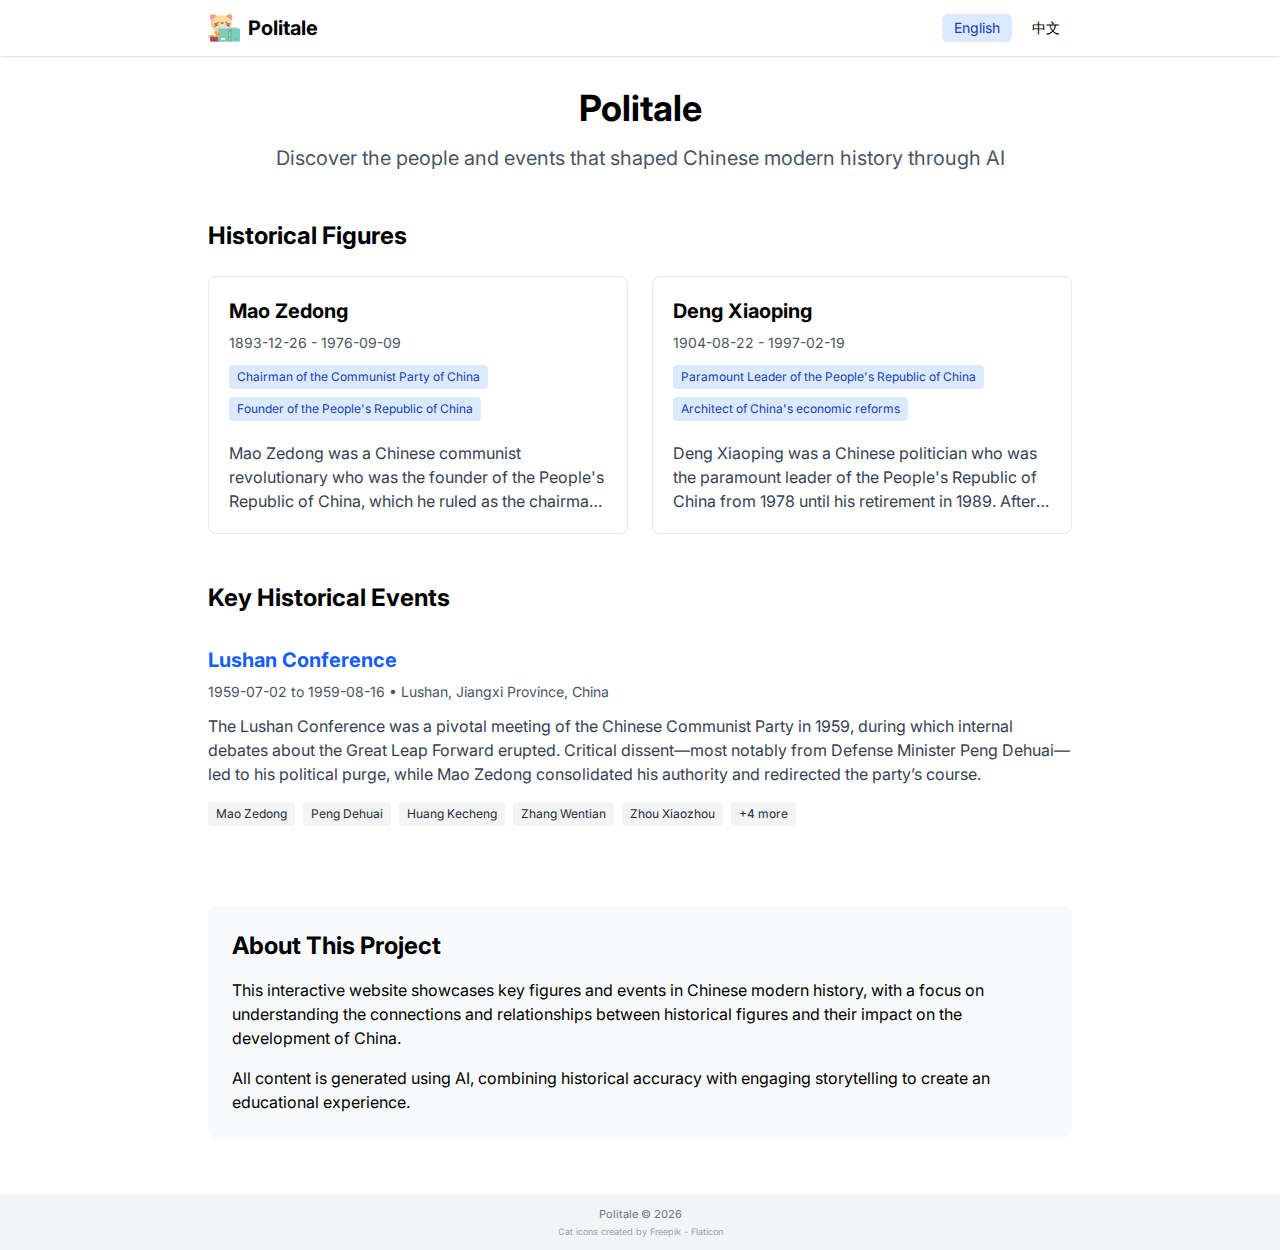
<file: index.html>
<!DOCTYPE html>
<html>
<head>
  <meta charset="utf-8">
  <title>Chinese Modern History Explorer</title>
  <script src="/js/root-language-detector.js"></script>
  <meta http-equiv="refresh" content="0;url=/en">
</head>
<body>
  <p>Redirecting to Chinese Modern History Explorer...</p>
</body>
</html>
</file>
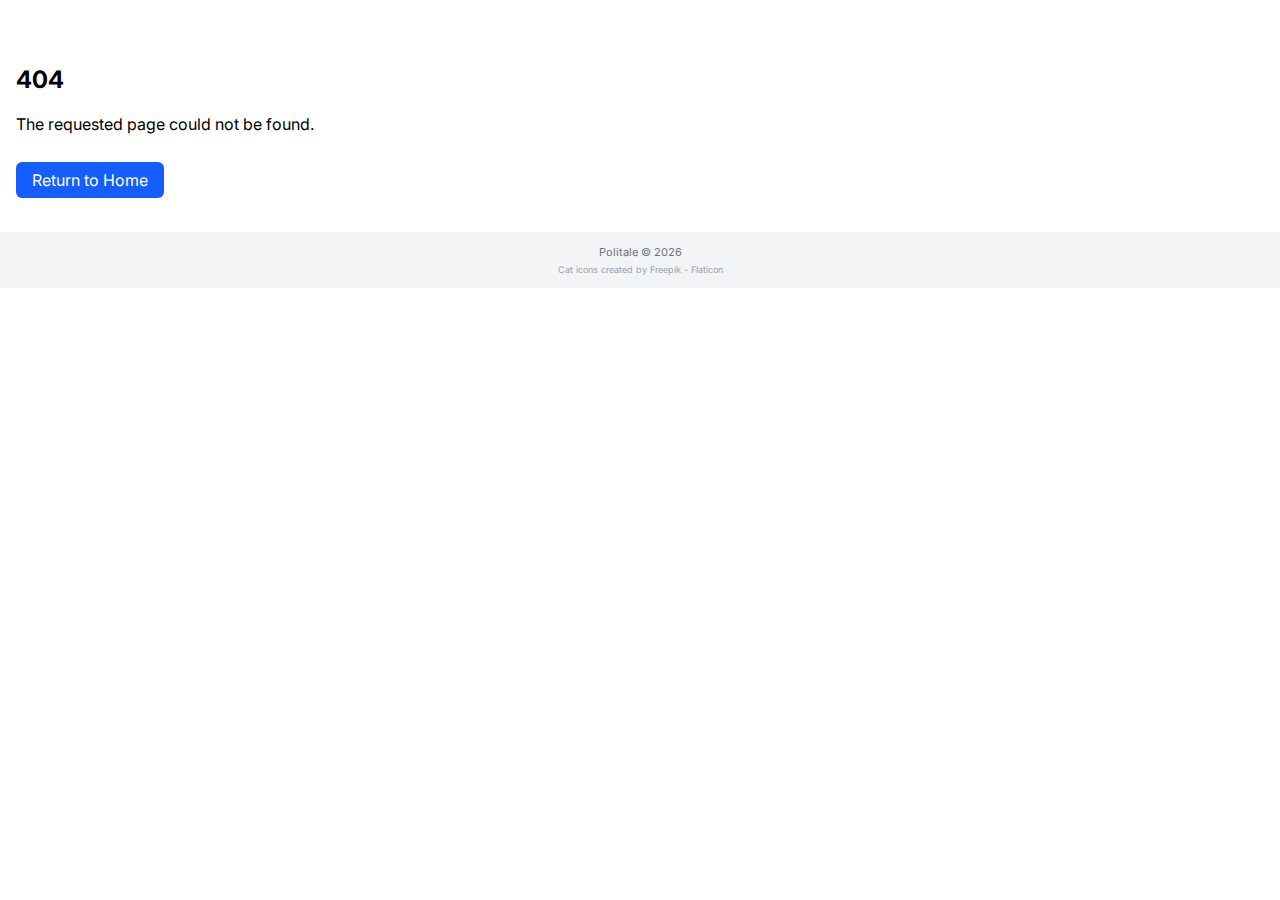
<file: en/index.html>
<script src="/js/en-language.js"></script>
<!DOCTYPE html><html lang="en"><head><meta charSet="utf-8"/><meta name="viewport" content="width=device-width, initial-scale=1"/><link rel="preload" as="image" href="/images/logo.png"/><title>Politale</title><meta name="description" content="Discover the people and events that shaped Chinese modern history through AI"/><link rel="preconnect" href="https://fonts.googleapis.com"/><link rel="preconnect" href="https://fonts.gstatic.com" crossorigin="anonymous"/><link rel="modulepreload" href="/assets/manifest-5539ee3f.js"/><link rel="modulepreload" href="/assets/entry.client-31vem_Fs.js"/><link rel="modulepreload" href="/assets/chunk-K6CSEXPM-CZM0g_7M.js"/><link rel="modulepreload" href="/assets/root-DnkZDYP4.js"/><link rel="modulepreload" href="/assets/root-BOv8Nkl7.js"/><link rel="stylesheet" href="/assets/root-BpKDWA6O.css"/><link rel="stylesheet" href="https://fonts.googleapis.com/css2?family=Inter:ital,opsz,wght@0,14..32,100..900;1,14..32,100..900&amp;family=Noto+Sans+SC:wght@100..900&amp;display=swap"/></head><body><header class="bg-white dark:bg-gray-950 shadow-sm"><div class="max-w-4xl mx-auto px-4 py-3 flex justify-between items-center"><a class="flex items-center gap-2" href="/en" data-discover="true"><img src="/images/logo.png" alt="Logo" class="h-8 w-auto"/><span class="text-xl font-bold">Politale</span></a><div class="flex items-center space-x-2"><a class="px-3 py-1 rounded-md text-sm bg-blue-100 text-blue-800 dark:bg-blue-900 dark:text-blue-200" href="/en" data-discover="true">English</a><a class="px-3 py-1 rounded-md text-sm hover:bg-gray-100 dark:hover:bg-gray-800" href="/zh" data-discover="true">中文</a></div></div></header><script>
              console.log(
                "💿 Hey developer 👋. You can provide a way better UX than this " +
                "when your app is loading JS modules and/or running `clientLoader` " +
                "functions. Check out https://remix.run/route/hydrate-fallback " +
                "for more information."
              );
            </script><footer class="bg-gray-100 dark:bg-gray-900 py-3 mt-6 text-center text-gray-500 dark:text-gray-500" style="font-size:11px"><div class="max-w-4xl mx-auto px-4"><p>Politale © <!-- -->2025</p><p style="font-size:9px" class="mt-0.5 text-gray-400 dark:text-gray-600"><a href="https://www.flaticon.com/free-icons/cat" title="cat icons" class="hover:text-blue-600">Cat icons created by Freepik - Flaticon</a></p></div></footer><script>window.__reactRouterContext = {"basename":"/","future":{"unstable_middleware":false,"unstable_optimizeDeps":false,"unstable_splitRouteModules":false,"unstable_viteEnvironmentApi":false},"ssr":false,"isSpaMode":true};window.__reactRouterContext.stream = new ReadableStream({start(controller){window.__reactRouterContext.streamController = controller;}}).pipeThrough(new TextEncoderStream());</script><script type="module" async="">import "/assets/manifest-5539ee3f.js";
import * as route0 from "/assets/root-DnkZDYP4.js";
  
  window.__reactRouterRouteModules = {"root":route0};

import("/assets/entry.client-31vem_Fs.js");</script><!--$--><script>window.__reactRouterContext.streamController.enqueue("[{\"_1\":2,\"_5\":-5,\"_6\":-5},\"loaderData\",{\"_3\":-5,\"_4\":-5},\"root\",\"routes/index\",\"actionData\",\"errors\"]\n");</script><!--$--><script>window.__reactRouterContext.streamController.close();</script><!--/$--><!--/$--></body></html>
</file>
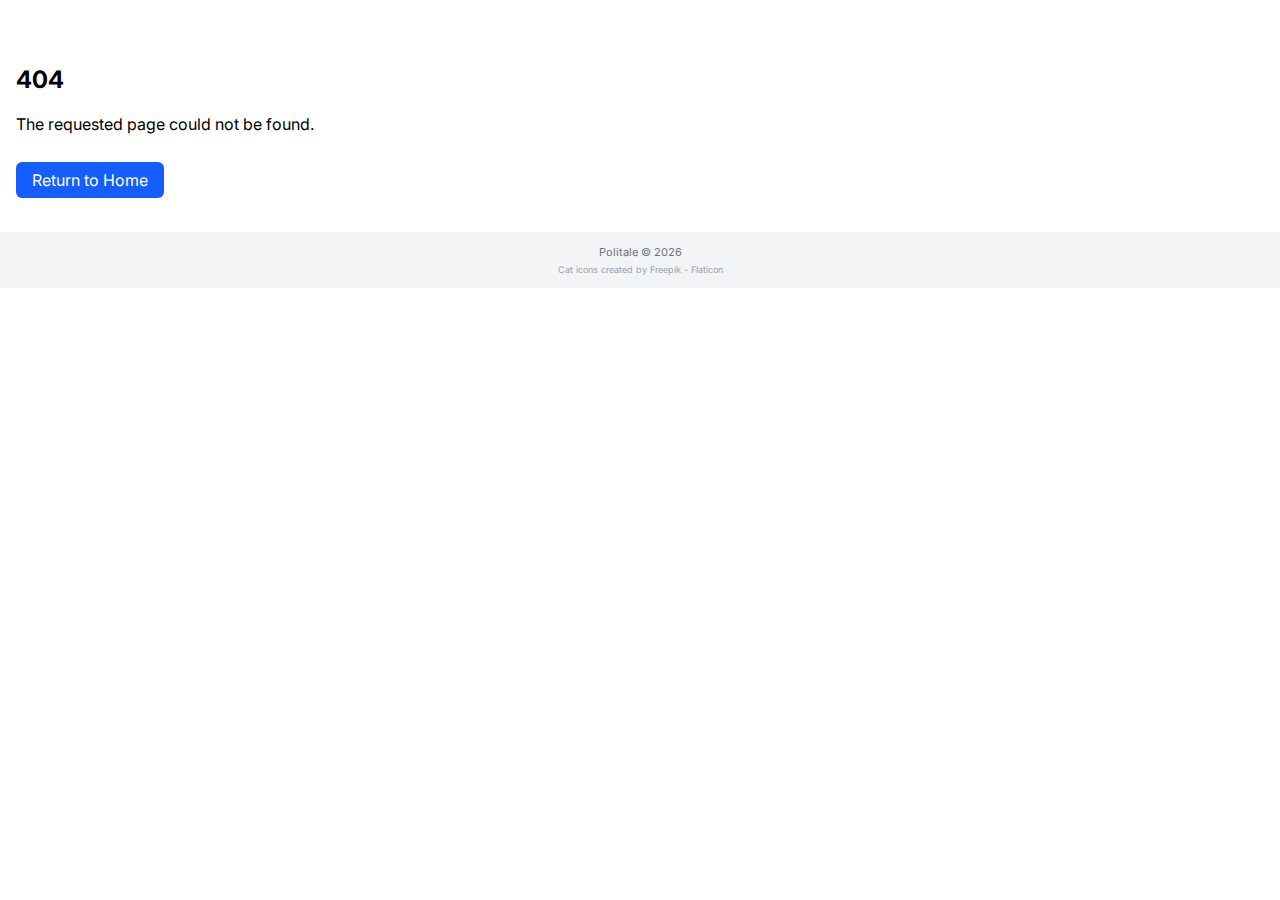
<file: zh/index.html>
<script src="/js/zh-language.js"></script>
<!DOCTYPE html><html lang="en"><head><meta charSet="utf-8"/><meta name="viewport" content="width=device-width, initial-scale=1"/><link rel="preload" as="image" href="/images/logo.png"/><title>Politale</title><meta name="description" content="Discover the people and events that shaped Chinese modern history through AI"/><link rel="preconnect" href="https://fonts.googleapis.com"/><link rel="preconnect" href="https://fonts.gstatic.com" crossorigin="anonymous"/><link rel="modulepreload" href="/assets/manifest-5539ee3f.js"/><link rel="modulepreload" href="/assets/entry.client-31vem_Fs.js"/><link rel="modulepreload" href="/assets/chunk-K6CSEXPM-CZM0g_7M.js"/><link rel="modulepreload" href="/assets/root-DnkZDYP4.js"/><link rel="modulepreload" href="/assets/root-BOv8Nkl7.js"/><link rel="stylesheet" href="/assets/root-BpKDWA6O.css"/><link rel="stylesheet" href="https://fonts.googleapis.com/css2?family=Inter:ital,opsz,wght@0,14..32,100..900;1,14..32,100..900&amp;family=Noto+Sans+SC:wght@100..900&amp;display=swap"/></head><body><header class="bg-white dark:bg-gray-950 shadow-sm"><div class="max-w-4xl mx-auto px-4 py-3 flex justify-between items-center"><a class="flex items-center gap-2" href="/en" data-discover="true"><img src="/images/logo.png" alt="Logo" class="h-8 w-auto"/><span class="text-xl font-bold">Politale</span></a><div class="flex items-center space-x-2"><a class="px-3 py-1 rounded-md text-sm bg-blue-100 text-blue-800 dark:bg-blue-900 dark:text-blue-200" href="/en" data-discover="true">English</a><a class="px-3 py-1 rounded-md text-sm hover:bg-gray-100 dark:hover:bg-gray-800" href="/zh" data-discover="true">中文</a></div></div></header><script>
              console.log(
                "💿 Hey developer 👋. You can provide a way better UX than this " +
                "when your app is loading JS modules and/or running `clientLoader` " +
                "functions. Check out https://remix.run/route/hydrate-fallback " +
                "for more information."
              );
            </script><footer class="bg-gray-100 dark:bg-gray-900 py-3 mt-6 text-center text-gray-500 dark:text-gray-500" style="font-size:11px"><div class="max-w-4xl mx-auto px-4"><p>Politale © <!-- -->2025</p><p style="font-size:9px" class="mt-0.5 text-gray-400 dark:text-gray-600"><a href="https://www.flaticon.com/free-icons/cat" title="cat icons" class="hover:text-blue-600">Cat icons created by Freepik - Flaticon</a></p></div></footer><script>window.__reactRouterContext = {"basename":"/","future":{"unstable_middleware":false,"unstable_optimizeDeps":false,"unstable_splitRouteModules":false,"unstable_viteEnvironmentApi":false},"ssr":false,"isSpaMode":true};window.__reactRouterContext.stream = new ReadableStream({start(controller){window.__reactRouterContext.streamController = controller;}}).pipeThrough(new TextEncoderStream());</script><script type="module" async="">import "/assets/manifest-5539ee3f.js";
import * as route0 from "/assets/root-DnkZDYP4.js";
  
  window.__reactRouterRouteModules = {"root":route0};

import("/assets/entry.client-31vem_Fs.js");</script><!--$--><script>window.__reactRouterContext.streamController.enqueue("[{\"_1\":2,\"_5\":-5,\"_6\":-5},\"loaderData\",{\"_3\":-5,\"_4\":-5},\"root\",\"routes/index\",\"actionData\",\"errors\"]\n");</script><!--$--><script>window.__reactRouterContext.streamController.close();</script><!--/$--><!--/$--></body></html>
</file>
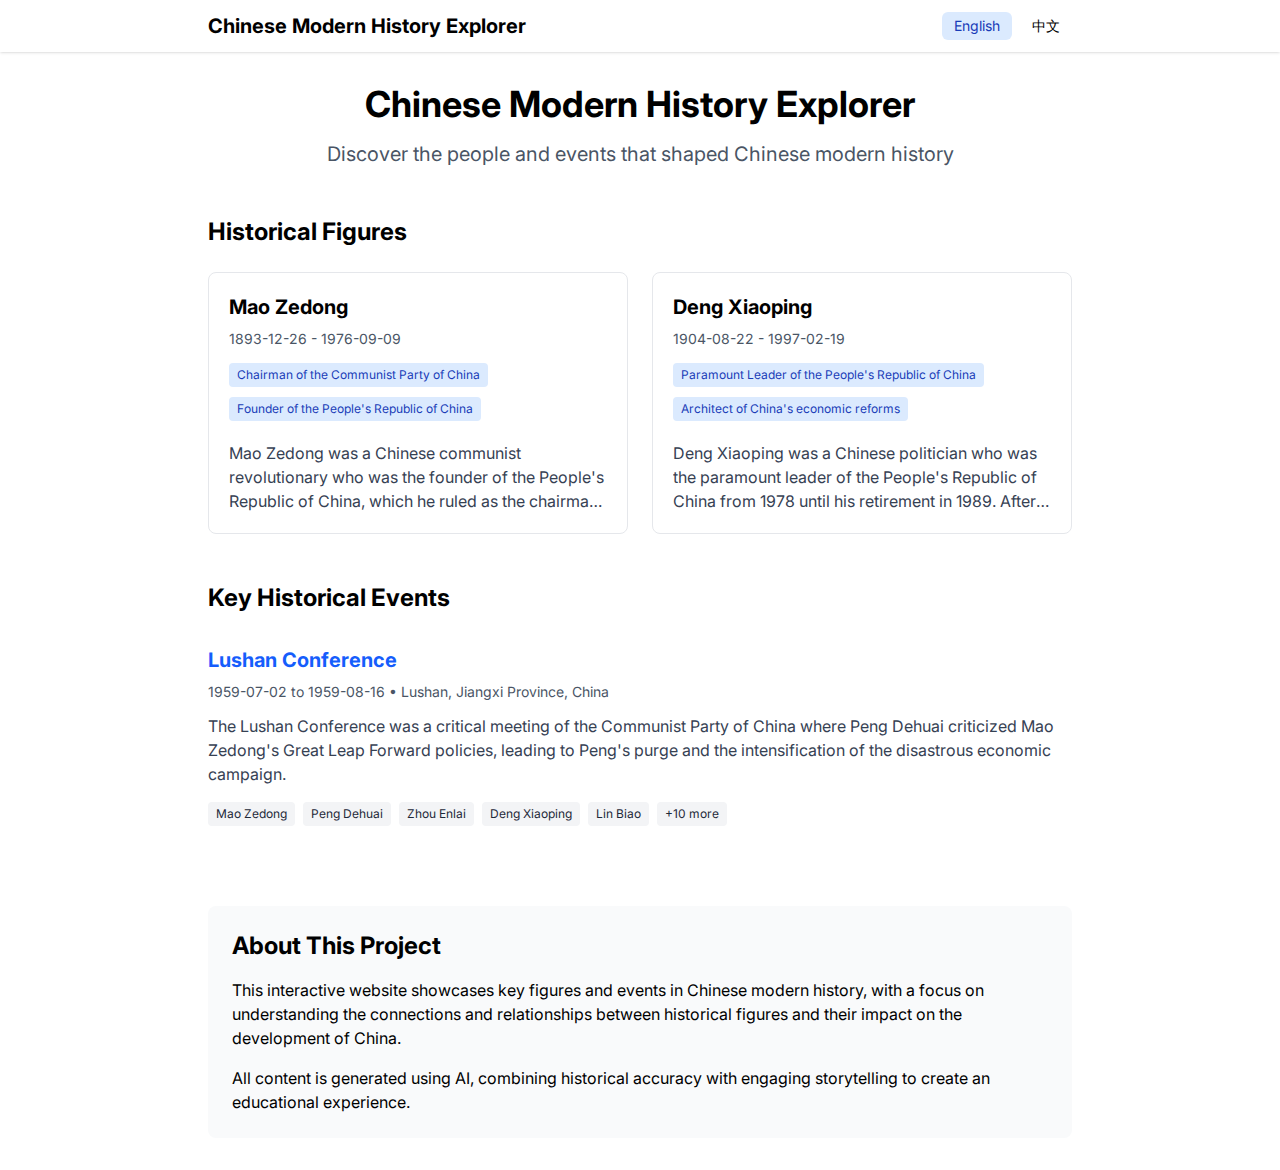
<file: en.html>
<!DOCTYPE html><html lang="en"><head><meta charSet="utf-8"/><meta name="viewport" content="width=device-width, initial-scale=1"/><title>Chinese Modern History Explorer</title><meta name="description" content="Explore key figures and events in modern Chinese history"/><link rel="preconnect" href="https://fonts.googleapis.com"/><link rel="preconnect" href="https://fonts.gstatic.com" crossorigin="anonymous"/><link rel="modulepreload" href="/assets/manifest-dc573ad9.js"/><link rel="modulepreload" href="/assets/entry.client-31vem_Fs.js"/><link rel="modulepreload" href="/assets/chunk-K6CSEXPM-CZM0g_7M.js"/><link rel="modulepreload" href="/assets/root-DqxnFb0G.js"/><link rel="modulepreload" href="/assets/root-C8c99a-3.js"/><link rel="stylesheet" href="/assets/root-CW3B7HEm.css"/><link rel="stylesheet" href="https://fonts.googleapis.com/css2?family=Inter:ital,opsz,wght@0,14..32,100..900;1,14..32,100..900&amp;family=Noto+Sans+SC:wght@100..900&amp;display=swap"/><script>
            // Handle redirects from 404 page
            (function() {
              const redirect = new URLSearchParams(window.location.search).get('redirect');
              if (redirect) {
                history.replaceState(null, '', redirect);
              }
            })();
          </script></head><body><header class="bg-white dark:bg-gray-950 shadow-sm"><div class="max-w-4xl mx-auto px-4 py-3 flex justify-between items-center"><a class="text-xl font-bold" href="/en" data-discover="true">Chinese Modern History Explorer</a><div class="flex items-center space-x-2"><a class="px-3 py-1 rounded-md text-sm bg-blue-100 text-blue-800 dark:bg-blue-900 dark:text-blue-200" href="/en" data-discover="true">English</a><a class="px-3 py-1 rounded-md text-sm hover:bg-gray-100 dark:hover:bg-gray-800" href="/zh" data-discover="true">中文</a></div></div></header><script>
              console.log(
                "💿 Hey developer 👋. You can provide a way better UX than this " +
                "when your app is loading JS modules and/or running `clientLoader` " +
                "functions. Check out https://remix.run/route/hydrate-fallback " +
                "for more information."
              );
            </script><script>window.__reactRouterContext = {"basename":"/","future":{"unstable_middleware":false,"unstable_optimizeDeps":false,"unstable_splitRouteModules":false,"unstable_viteEnvironmentApi":false},"ssr":false,"isSpaMode":true};window.__reactRouterContext.stream = new ReadableStream({start(controller){window.__reactRouterContext.streamController = controller;}}).pipeThrough(new TextEncoderStream());</script><script type="module" async="">import "/assets/manifest-dc573ad9.js";
import * as route0 from "/assets/root-DqxnFb0G.js";
  
  window.__reactRouterRouteModules = {"root":route0};

import("/assets/entry.client-31vem_Fs.js");</script><!--$--><script>window.__reactRouterContext.streamController.enqueue("[{\"_1\":2,\"_5\":-5,\"_6\":-5},\"loaderData\",{\"_3\":-5,\"_4\":-5},\"root\",\"routes/index\",\"actionData\",\"errors\"]\n");</script><!--$--><script>window.__reactRouterContext.streamController.close();</script><!--/$--><!--/$--></body></html>
</file>
<file: assets/root-BpKDWA6O.css>
/*! tailwindcss v4.0.14 | MIT License | https://tailwindcss.com */@layer theme{:root,:host{--font-sans:"Inter",ui-sans-serif,system-ui,sans-serif,"Apple Color Emoji","Segoe UI Emoji","Segoe UI Symbol","Noto Color Emoji";--font-mono:ui-monospace,SFMono-Regular,Menlo,Monaco,Consolas,"Liberation Mono","Courier New",monospace;--color-red-50:oklch(.971 .013 17.38);--color-red-200:oklch(.885 .062 18.334);--color-red-300:oklch(.808 .114 19.571);--color-red-400:oklch(.704 .191 22.216);--color-red-600:oklch(.577 .245 27.325);--color-red-700:oklch(.505 .213 27.518);--color-red-800:oklch(.444 .177 26.899);--color-red-900:oklch(.396 .141 25.723);--color-blue-100:oklch(.932 .032 255.585);--color-blue-200:oklch(.882 .059 254.128);--color-blue-400:oklch(.707 .165 254.624);--color-blue-600:oklch(.546 .245 262.881);--color-blue-700:oklch(.488 .243 264.376);--color-blue-800:oklch(.424 .199 265.638);--color-blue-900:oklch(.379 .146 265.522);--color-purple-600:oklch(.558 .288 302.321);--color-gray-50:oklch(.985 .002 247.839);--color-gray-100:oklch(.967 .003 264.542);--color-gray-200:oklch(.928 .006 264.531);--color-gray-300:oklch(.872 .01 258.338);--color-gray-400:oklch(.707 .022 261.325);--color-gray-500:oklch(.551 .027 264.364);--color-gray-600:oklch(.446 .03 256.802);--color-gray-700:oklch(.373 .034 259.733);--color-gray-800:oklch(.278 .033 256.848);--color-gray-900:oklch(.21 .034 264.665);--color-gray-950:oklch(.13 .028 261.692);--color-white:#fff;--spacing:.25rem;--container-4xl:56rem;--text-xs:.75rem;--text-xs--line-height:calc(1/.75);--text-sm:.875rem;--text-sm--line-height:calc(1.25/.875);--text-lg:1.125rem;--text-lg--line-height:calc(1.75/1.125);--text-xl:1.25rem;--text-xl--line-height:calc(1.75/1.25);--text-2xl:1.5rem;--text-2xl--line-height:calc(2/1.5);--text-3xl:1.875rem;--text-3xl--line-height: 1.2 ;--text-4xl:2.25rem;--text-4xl--line-height:calc(2.5/2.25);--font-weight-medium:500;--font-weight-semibold:600;--font-weight-bold:700;--radius-md:.375rem;--radius-lg:.5rem;--animate-spin:spin 1s linear infinite;--default-transition-duration:.15s;--default-transition-timing-function:cubic-bezier(.4,0,.2,1);--default-font-family:var(--font-sans);--default-font-feature-settings:var(--font-sans--font-feature-settings);--default-font-variation-settings:var(--font-sans--font-variation-settings);--default-mono-font-family:var(--font-mono);--default-mono-font-feature-settings:var(--font-mono--font-feature-settings);--default-mono-font-variation-settings:var(--font-mono--font-variation-settings)}}@layer base{*,:after,:before,::backdrop{box-sizing:border-box;border:0 solid;margin:0;padding:0}::file-selector-button{box-sizing:border-box;border:0 solid;margin:0;padding:0}html,:host{-webkit-text-size-adjust:100%;-moz-tab-size:4;tab-size:4;line-height:1.5;font-family:var(--default-font-family,ui-sans-serif,system-ui,sans-serif,"Apple Color Emoji","Segoe UI Emoji","Segoe UI Symbol","Noto Color Emoji");font-feature-settings:var(--default-font-feature-settings,normal);font-variation-settings:var(--default-font-variation-settings,normal);-webkit-tap-highlight-color:transparent}body{line-height:inherit}hr{height:0;color:inherit;border-top-width:1px}abbr:where([title]){-webkit-text-decoration:underline dotted;text-decoration:underline dotted}h1,h2,h3,h4,h5,h6{font-size:inherit;font-weight:inherit}a{color:inherit;-webkit-text-decoration:inherit;text-decoration:inherit}b,strong{font-weight:bolder}code,kbd,samp,pre{font-family:var(--default-mono-font-family,ui-monospace,SFMono-Regular,Menlo,Monaco,Consolas,"Liberation Mono","Courier New",monospace);font-feature-settings:var(--default-mono-font-feature-settings,normal);font-variation-settings:var(--default-mono-font-variation-settings,normal);font-size:1em}small{font-size:80%}sub,sup{vertical-align:baseline;font-size:75%;line-height:0;position:relative}sub{bottom:-.25em}sup{top:-.5em}table{text-indent:0;border-color:inherit;border-collapse:collapse}:-moz-focusring{outline:auto}progress{vertical-align:baseline}summary{display:list-item}ol,ul,menu{list-style:none}img,svg,video,canvas,audio,iframe,embed,object{vertical-align:middle;display:block}img,video{max-width:100%;height:auto}button,input,select,optgroup,textarea{font:inherit;font-feature-settings:inherit;font-variation-settings:inherit;letter-spacing:inherit;color:inherit;opacity:1;background-color:#0000;border-radius:0}::file-selector-button{font:inherit;font-feature-settings:inherit;font-variation-settings:inherit;letter-spacing:inherit;color:inherit;opacity:1;background-color:#0000;border-radius:0}:where(select:is([multiple],[size])) optgroup{font-weight:bolder}:where(select:is([multiple],[size])) optgroup option{padding-inline-start:20px}::file-selector-button{margin-inline-end:4px}::placeholder{opacity:1;color:color-mix(in oklab,currentColor 50%,transparent)}textarea{resize:vertical}::-webkit-search-decoration{-webkit-appearance:none}::-webkit-date-and-time-value{min-height:1lh;text-align:inherit}::-webkit-datetime-edit{display:inline-flex}::-webkit-datetime-edit-fields-wrapper{padding:0}::-webkit-datetime-edit{padding-block:0}::-webkit-datetime-edit-year-field{padding-block:0}::-webkit-datetime-edit-month-field{padding-block:0}::-webkit-datetime-edit-day-field{padding-block:0}::-webkit-datetime-edit-hour-field{padding-block:0}::-webkit-datetime-edit-minute-field{padding-block:0}::-webkit-datetime-edit-second-field{padding-block:0}::-webkit-datetime-edit-millisecond-field{padding-block:0}::-webkit-datetime-edit-meridiem-field{padding-block:0}:-moz-ui-invalid{box-shadow:none}button,input:where([type=button],[type=reset],[type=submit]){-webkit-appearance:button;-moz-appearance:button;appearance:button}::file-selector-button{-webkit-appearance:button;-moz-appearance:button;appearance:button}::-webkit-inner-spin-button{height:auto}::-webkit-outer-spin-button{height:auto}[hidden]:where(:not([hidden=until-found])){display:none!important}}@layer components;@layer utilities{.absolute{position:absolute}.relative{position:relative}.static{position:static}.-left-10{left:calc(var(--spacing)*-10)}.container{width:100%}@media (width>=40rem){.container{max-width:40rem}}@media (width>=48rem){.container{max-width:48rem}}@media (width>=64rem){.container{max-width:64rem}}@media (width>=80rem){.container{max-width:80rem}}@media (width>=96rem){.container{max-width:96rem}}.-mx-2{margin-inline:calc(var(--spacing)*-2)}.mx-auto{margin-inline:auto}.my-8{margin-block:calc(var(--spacing)*8)}.mt-0\.5{margin-top:calc(var(--spacing)*.5)}.mt-1\.5{margin-top:calc(var(--spacing)*1.5)}.mt-2{margin-top:calc(var(--spacing)*2)}.mt-4{margin-top:calc(var(--spacing)*4)}.mt-6{margin-top:calc(var(--spacing)*6)}.mt-8{margin-top:calc(var(--spacing)*8)}.mt-10{margin-top:calc(var(--spacing)*10)}.mt-12{margin-top:calc(var(--spacing)*12)}.mr-1{margin-right:calc(var(--spacing)*1)}.mr-2{margin-right:calc(var(--spacing)*2)}.mr-6{margin-right:calc(var(--spacing)*6)}.mb-1{margin-bottom:calc(var(--spacing)*1)}.mb-2{margin-bottom:calc(var(--spacing)*2)}.mb-3{margin-bottom:calc(var(--spacing)*3)}.mb-4{margin-bottom:calc(var(--spacing)*4)}.mb-6{margin-bottom:calc(var(--spacing)*6)}.mb-8{margin-bottom:calc(var(--spacing)*8)}.mb-10{margin-bottom:calc(var(--spacing)*10)}.mb-12{margin-bottom:calc(var(--spacing)*12)}.ml-1{margin-left:calc(var(--spacing)*1)}.ml-2{margin-left:calc(var(--spacing)*2)}.ml-4{margin-left:calc(var(--spacing)*4)}.line-clamp-3{-webkit-line-clamp:3;-webkit-box-orient:vertical;display:-webkit-box;overflow:hidden}.block{display:block}.contents{display:contents}.flex{display:flex}.grid{display:grid}.inline-block{display:inline-block}.h-3{height:calc(var(--spacing)*3)}.h-4{height:calc(var(--spacing)*4)}.h-6{height:calc(var(--spacing)*6)}.h-8{height:calc(var(--spacing)*8)}.h-48{height:calc(var(--spacing)*48)}.h-80{height:calc(var(--spacing)*80)}.h-full{height:100%}.w-3{width:calc(var(--spacing)*3)}.w-4{width:calc(var(--spacing)*4)}.w-6{width:calc(var(--spacing)*6)}.w-16{width:calc(var(--spacing)*16)}.w-auto{width:auto}.w-full{width:100%}.max-w-4xl{max-width:var(--container-4xl)}.max-w-none{max-width:none}.flex-1{flex:1}.flex-shrink-0{flex-shrink:0}.transform{transform:var(--tw-rotate-x)var(--tw-rotate-y)var(--tw-rotate-z)var(--tw-skew-x)var(--tw-skew-y)}.animate-spin{animation:var(--animate-spin)}.cursor-pointer{cursor:pointer}.grid-cols-1{grid-template-columns:repeat(1,minmax(0,1fr))}.flex-col{flex-direction:column}.flex-wrap{flex-wrap:wrap}.items-center{align-items:center}.items-start{align-items:flex-start}.justify-between{justify-content:space-between}.justify-center{justify-content:center}.gap-2{gap:calc(var(--spacing)*2)}.gap-3{gap:calc(var(--spacing)*3)}.gap-4{gap:calc(var(--spacing)*4)}.gap-6{gap:calc(var(--spacing)*6)}.gap-8{gap:calc(var(--spacing)*8)}:where(.space-y-2>:not(:last-child)){--tw-space-y-reverse:0;margin-block-start:calc(calc(var(--spacing)*2)*var(--tw-space-y-reverse));margin-block-end:calc(calc(var(--spacing)*2)*calc(1 - var(--tw-space-y-reverse)))}:where(.space-y-8>:not(:last-child)){--tw-space-y-reverse:0;margin-block-start:calc(calc(var(--spacing)*8)*var(--tw-space-y-reverse));margin-block-end:calc(calc(var(--spacing)*8)*calc(1 - var(--tw-space-y-reverse)))}:where(.space-y-10>:not(:last-child)){--tw-space-y-reverse:0;margin-block-start:calc(calc(var(--spacing)*10)*var(--tw-space-y-reverse));margin-block-end:calc(calc(var(--spacing)*10)*calc(1 - var(--tw-space-y-reverse)))}:where(.space-x-2>:not(:last-child)){--tw-space-x-reverse:0;margin-inline-start:calc(calc(var(--spacing)*2)*var(--tw-space-x-reverse));margin-inline-end:calc(calc(var(--spacing)*2)*calc(1 - var(--tw-space-x-reverse)))}:where(.divide-y>:not(:last-child)){--tw-divide-y-reverse:0;border-bottom-style:var(--tw-border-style);border-top-style:var(--tw-border-style);border-top-width:calc(1px*var(--tw-divide-y-reverse));border-bottom-width:calc(1px*calc(1 - var(--tw-divide-y-reverse)))}:where(.divide-gray-200>:not(:last-child)){border-color:var(--color-gray-200)}.overflow-hidden{overflow:hidden}.overflow-x-auto{overflow-x:auto}.rounded{border-radius:.25rem}.rounded-full{border-radius:3.40282e38px}.rounded-lg{border-radius:var(--radius-lg)}.rounded-md{border-radius:var(--radius-md)}.border{border-style:var(--tw-border-style);border-width:1px}.border-2{border-style:var(--tw-border-style);border-width:2px}.border-l-2{border-left-style:var(--tw-border-style);border-left-width:2px}.border-gray-200{border-color:var(--color-gray-200)}.border-gray-300{border-color:var(--color-gray-300)}.border-red-200{border-color:var(--color-red-200)}.border-white{border-color:var(--color-white)}.border-t-transparent{border-top-color:#0000}.bg-blue-100{background-color:var(--color-blue-100)}.bg-blue-600{background-color:var(--color-blue-600)}.bg-gray-50{background-color:var(--color-gray-50)}.bg-gray-100{background-color:var(--color-gray-100)}.bg-gray-200{background-color:var(--color-gray-200)}.bg-purple-600{background-color:var(--color-purple-600)}.bg-red-50{background-color:var(--color-red-50)}.bg-red-600{background-color:var(--color-red-600)}.bg-white{background-color:var(--color-white)}.p-2{padding:calc(var(--spacing)*2)}.p-4{padding:calc(var(--spacing)*4)}.p-5{padding:calc(var(--spacing)*5)}.p-6{padding:calc(var(--spacing)*6)}.px-2{padding-inline:calc(var(--spacing)*2)}.px-3{padding-inline:calc(var(--spacing)*3)}.px-4{padding-inline:calc(var(--spacing)*4)}.py-1{padding-block:calc(var(--spacing)*1)}.py-2{padding-block:calc(var(--spacing)*2)}.py-3{padding-block:calc(var(--spacing)*3)}.py-4{padding-block:calc(var(--spacing)*4)}.py-6{padding-block:calc(var(--spacing)*6)}.py-8{padding-block:calc(var(--spacing)*8)}.pt-16{padding-top:calc(var(--spacing)*16)}.pl-8{padding-left:calc(var(--spacing)*8)}.text-center{text-align:center}.text-2xl{font-size:var(--text-2xl);line-height:var(--tw-leading,var(--text-2xl--line-height))}.text-3xl{font-size:var(--text-3xl);line-height:var(--tw-leading,var(--text-3xl--line-height))}.text-4xl{font-size:var(--text-4xl);line-height:var(--tw-leading,var(--text-4xl--line-height))}.text-lg{font-size:var(--text-lg);line-height:var(--tw-leading,var(--text-lg--line-height))}.text-sm{font-size:var(--text-sm);line-height:var(--tw-leading,var(--text-sm--line-height))}.text-xl{font-size:var(--text-xl);line-height:var(--tw-leading,var(--text-xl--line-height))}.text-xs{font-size:var(--text-xs);line-height:var(--tw-leading,var(--text-xs--line-height))}.font-bold{--tw-font-weight:var(--font-weight-bold);font-weight:var(--font-weight-bold)}.font-medium{--tw-font-weight:var(--font-weight-medium);font-weight:var(--font-weight-medium)}.font-semibold{--tw-font-weight:var(--font-weight-semibold);font-weight:var(--font-weight-semibold)}.text-blue-600{color:var(--color-blue-600)}.text-blue-800{color:var(--color-blue-800)}.text-gray-400{color:var(--color-gray-400)}.text-gray-500{color:var(--color-gray-500)}.text-gray-600{color:var(--color-gray-600)}.text-gray-700{color:var(--color-gray-700)}.text-gray-800{color:var(--color-gray-800)}.text-red-700{color:var(--color-red-700)}.text-red-800{color:var(--color-red-800)}.text-white{color:var(--color-white)}.shadow-lg{--tw-shadow:0 10px 15px -3px var(--tw-shadow-color,#0000001a),0 4px 6px -4px var(--tw-shadow-color,#0000001a);box-shadow:var(--tw-inset-shadow),var(--tw-inset-ring-shadow),var(--tw-ring-offset-shadow),var(--tw-ring-shadow),var(--tw-shadow)}.shadow-sm{--tw-shadow:0 1px 3px 0 var(--tw-shadow-color,#0000001a),0 1px 2px -1px var(--tw-shadow-color,#0000001a);box-shadow:var(--tw-inset-shadow),var(--tw-inset-ring-shadow),var(--tw-ring-offset-shadow),var(--tw-ring-shadow),var(--tw-shadow)}.transition-colors{transition-property:color,background-color,border-color,outline-color,text-decoration-color,fill,stroke,--tw-gradient-from,--tw-gradient-via,--tw-gradient-to;transition-timing-function:var(--tw-ease,var(--default-transition-timing-function));transition-duration:var(--tw-duration,var(--default-transition-duration))}.transition-shadow{transition-property:box-shadow;transition-timing-function:var(--tw-ease,var(--default-transition-timing-function));transition-duration:var(--tw-duration,var(--default-transition-duration))}.first\:pt-0:first-child{padding-top:calc(var(--spacing)*0)}@media (hover:hover){.hover\:bg-blue-700:hover{background-color:var(--color-blue-700)}.hover\:bg-gray-50:hover{background-color:var(--color-gray-50)}.hover\:bg-gray-100:hover{background-color:var(--color-gray-100)}.hover\:bg-gray-300:hover{background-color:var(--color-gray-300)}.hover\:bg-red-700:hover{background-color:var(--color-red-700)}.hover\:text-blue-600:hover{color:var(--color-blue-600)}.hover\:underline:hover{text-decoration-line:underline}.hover\:shadow-lg:hover{--tw-shadow:0 10px 15px -3px var(--tw-shadow-color,#0000001a),0 4px 6px -4px var(--tw-shadow-color,#0000001a);box-shadow:var(--tw-inset-shadow),var(--tw-inset-ring-shadow),var(--tw-ring-offset-shadow),var(--tw-ring-shadow),var(--tw-shadow)}}.disabled\:cursor-not-allowed:disabled{cursor:not-allowed}.disabled\:bg-gray-400:disabled{background-color:var(--color-gray-400)}@media (width>=48rem){.md\:w-64{width:calc(var(--spacing)*64)}.md\:grid-cols-2{grid-template-columns:repeat(2,minmax(0,1fr))}.md\:flex-row{flex-direction:row}}@media (prefers-color-scheme:dark){:where(.dark\:divide-gray-700>:not(:last-child)){border-color:var(--color-gray-700)}.dark\:border-gray-600{border-color:var(--color-gray-600)}.dark\:border-gray-700{border-color:var(--color-gray-700)}.dark\:border-red-800{border-color:var(--color-red-800)}.dark\:bg-blue-900{background-color:var(--color-blue-900)}.dark\:bg-gray-700{background-color:var(--color-gray-700)}.dark\:bg-gray-800{background-color:var(--color-gray-800)}.dark\:bg-gray-900{background-color:var(--color-gray-900)}.dark\:bg-gray-950{background-color:var(--color-gray-950)}.dark\:bg-red-900\/20{background-color:color-mix(in oklab,var(--color-red-900)20%,transparent)}.dark\:text-blue-200{color:var(--color-blue-200)}.dark\:text-blue-400{color:var(--color-blue-400)}.dark\:text-gray-200{color:var(--color-gray-200)}.dark\:text-gray-300{color:var(--color-gray-300)}.dark\:text-gray-400{color:var(--color-gray-400)}.dark\:text-gray-500{color:var(--color-gray-500)}.dark\:text-gray-600{color:var(--color-gray-600)}.dark\:text-red-300{color:var(--color-red-300)}.dark\:text-red-400{color:var(--color-red-400)}@media (hover:hover){.dark\:hover\:bg-gray-600:hover{background-color:var(--color-gray-600)}.dark\:hover\:bg-gray-800:hover{background-color:var(--color-gray-800)}}}}html,body{background-color:var(--color-white);scroll-behavior:smooth}@media (prefers-color-scheme:dark){:is(html,body){background-color:var(--color-gray-950);color-scheme:dark}}.timeline-connector{top:calc(var(--spacing)*0);left:calc(var(--spacing)*4);height:100%;width:calc(var(--spacing)*.5);background-color:var(--color-gray-300);z-index:-1;position:absolute}@media (prefers-color-scheme:dark){.timeline-connector{background-color:var(--color-gray-600)}}.line-clamp-3{-webkit-line-clamp:3;-webkit-box-orient:vertical;display:-webkit-box;overflow:hidden}.transition-shadow{transition-property:box-shadow;transition-duration:.15s;transition-timing-function:cubic-bezier(.4,0,.2,1)}@property --tw-rotate-x{syntax:"*";inherits:false;initial-value:rotateX(0)}@property --tw-rotate-y{syntax:"*";inherits:false;initial-value:rotateY(0)}@property --tw-rotate-z{syntax:"*";inherits:false;initial-value:rotateZ(0)}@property --tw-skew-x{syntax:"*";inherits:false;initial-value:skewX(0)}@property --tw-skew-y{syntax:"*";inherits:false;initial-value:skewY(0)}@property --tw-space-y-reverse{syntax:"*";inherits:false;initial-value:0}@property --tw-space-x-reverse{syntax:"*";inherits:false;initial-value:0}@property --tw-divide-y-reverse{syntax:"*";inherits:false;initial-value:0}@property --tw-border-style{syntax:"*";inherits:false;initial-value:solid}@property --tw-font-weight{syntax:"*";inherits:false}@property --tw-shadow{syntax:"*";inherits:false;initial-value:0 0 #0000}@property --tw-shadow-color{syntax:"*";inherits:false}@property --tw-inset-shadow{syntax:"*";inherits:false;initial-value:0 0 #0000}@property --tw-inset-shadow-color{syntax:"*";inherits:false}@property --tw-ring-color{syntax:"*";inherits:false}@property --tw-ring-shadow{syntax:"*";inherits:false;initial-value:0 0 #0000}@property --tw-inset-ring-color{syntax:"*";inherits:false}@property --tw-inset-ring-shadow{syntax:"*";inherits:false;initial-value:0 0 #0000}@property --tw-ring-inset{syntax:"*";inherits:false}@property --tw-ring-offset-width{syntax:"<length>";inherits:false;initial-value:0}@property --tw-ring-offset-color{syntax:"*";inherits:false;initial-value:#fff}@property --tw-ring-offset-shadow{syntax:"*";inherits:false;initial-value:0 0 #0000}@keyframes spin{to{transform:rotate(360deg)}}
</file>
<file: assets/root-CW3B7HEm.css>
/*! tailwindcss v4.0.14 | MIT License | https://tailwindcss.com */@layer theme{:root,:host{--font-sans:"Inter",ui-sans-serif,system-ui,sans-serif,"Apple Color Emoji","Segoe UI Emoji","Segoe UI Symbol","Noto Color Emoji";--font-mono:ui-monospace,SFMono-Regular,Menlo,Monaco,Consolas,"Liberation Mono","Courier New",monospace;--color-red-50:oklch(.971 .013 17.38);--color-red-200:oklch(.885 .062 18.334);--color-red-300:oklch(.808 .114 19.571);--color-red-400:oklch(.704 .191 22.216);--color-red-600:oklch(.577 .245 27.325);--color-red-700:oklch(.505 .213 27.518);--color-red-800:oklch(.444 .177 26.899);--color-red-900:oklch(.396 .141 25.723);--color-blue-100:oklch(.932 .032 255.585);--color-blue-200:oklch(.882 .059 254.128);--color-blue-400:oklch(.707 .165 254.624);--color-blue-600:oklch(.546 .245 262.881);--color-blue-700:oklch(.488 .243 264.376);--color-blue-800:oklch(.424 .199 265.638);--color-blue-900:oklch(.379 .146 265.522);--color-purple-600:oklch(.558 .288 302.321);--color-gray-50:oklch(.985 .002 247.839);--color-gray-100:oklch(.967 .003 264.542);--color-gray-200:oklch(.928 .006 264.531);--color-gray-300:oklch(.872 .01 258.338);--color-gray-400:oklch(.707 .022 261.325);--color-gray-500:oklch(.551 .027 264.364);--color-gray-600:oklch(.446 .03 256.802);--color-gray-700:oklch(.373 .034 259.733);--color-gray-800:oklch(.278 .033 256.848);--color-gray-950:oklch(.13 .028 261.692);--color-white:#fff;--spacing:.25rem;--container-4xl:56rem;--text-xs:.75rem;--text-xs--line-height:calc(1/.75);--text-sm:.875rem;--text-sm--line-height:calc(1.25/.875);--text-lg:1.125rem;--text-lg--line-height:calc(1.75/1.125);--text-xl:1.25rem;--text-xl--line-height:calc(1.75/1.25);--text-2xl:1.5rem;--text-2xl--line-height:calc(2/1.5);--text-3xl:1.875rem;--text-3xl--line-height: 1.2 ;--text-4xl:2.25rem;--text-4xl--line-height:calc(2.5/2.25);--font-weight-medium:500;--font-weight-semibold:600;--font-weight-bold:700;--radius-md:.375rem;--radius-lg:.5rem;--animate-spin:spin 1s linear infinite;--default-transition-duration:.15s;--default-transition-timing-function:cubic-bezier(.4,0,.2,1);--default-font-family:var(--font-sans);--default-font-feature-settings:var(--font-sans--font-feature-settings);--default-font-variation-settings:var(--font-sans--font-variation-settings);--default-mono-font-family:var(--font-mono);--default-mono-font-feature-settings:var(--font-mono--font-feature-settings);--default-mono-font-variation-settings:var(--font-mono--font-variation-settings)}}@layer base{*,:after,:before,::backdrop{box-sizing:border-box;border:0 solid;margin:0;padding:0}::file-selector-button{box-sizing:border-box;border:0 solid;margin:0;padding:0}html,:host{-webkit-text-size-adjust:100%;-moz-tab-size:4;tab-size:4;line-height:1.5;font-family:var(--default-font-family,ui-sans-serif,system-ui,sans-serif,"Apple Color Emoji","Segoe UI Emoji","Segoe UI Symbol","Noto Color Emoji");font-feature-settings:var(--default-font-feature-settings,normal);font-variation-settings:var(--default-font-variation-settings,normal);-webkit-tap-highlight-color:transparent}body{line-height:inherit}hr{height:0;color:inherit;border-top-width:1px}abbr:where([title]){-webkit-text-decoration:underline dotted;text-decoration:underline dotted}h1,h2,h3,h4,h5,h6{font-size:inherit;font-weight:inherit}a{color:inherit;-webkit-text-decoration:inherit;text-decoration:inherit}b,strong{font-weight:bolder}code,kbd,samp,pre{font-family:var(--default-mono-font-family,ui-monospace,SFMono-Regular,Menlo,Monaco,Consolas,"Liberation Mono","Courier New",monospace);font-feature-settings:var(--default-mono-font-feature-settings,normal);font-variation-settings:var(--default-mono-font-variation-settings,normal);font-size:1em}small{font-size:80%}sub,sup{vertical-align:baseline;font-size:75%;line-height:0;position:relative}sub{bottom:-.25em}sup{top:-.5em}table{text-indent:0;border-color:inherit;border-collapse:collapse}:-moz-focusring{outline:auto}progress{vertical-align:baseline}summary{display:list-item}ol,ul,menu{list-style:none}img,svg,video,canvas,audio,iframe,embed,object{vertical-align:middle;display:block}img,video{max-width:100%;height:auto}button,input,select,optgroup,textarea{font:inherit;font-feature-settings:inherit;font-variation-settings:inherit;letter-spacing:inherit;color:inherit;opacity:1;background-color:#0000;border-radius:0}::file-selector-button{font:inherit;font-feature-settings:inherit;font-variation-settings:inherit;letter-spacing:inherit;color:inherit;opacity:1;background-color:#0000;border-radius:0}:where(select:is([multiple],[size])) optgroup{font-weight:bolder}:where(select:is([multiple],[size])) optgroup option{padding-inline-start:20px}::file-selector-button{margin-inline-end:4px}::placeholder{opacity:1;color:color-mix(in oklab,currentColor 50%,transparent)}textarea{resize:vertical}::-webkit-search-decoration{-webkit-appearance:none}::-webkit-date-and-time-value{min-height:1lh;text-align:inherit}::-webkit-datetime-edit{display:inline-flex}::-webkit-datetime-edit-fields-wrapper{padding:0}::-webkit-datetime-edit{padding-block:0}::-webkit-datetime-edit-year-field{padding-block:0}::-webkit-datetime-edit-month-field{padding-block:0}::-webkit-datetime-edit-day-field{padding-block:0}::-webkit-datetime-edit-hour-field{padding-block:0}::-webkit-datetime-edit-minute-field{padding-block:0}::-webkit-datetime-edit-second-field{padding-block:0}::-webkit-datetime-edit-millisecond-field{padding-block:0}::-webkit-datetime-edit-meridiem-field{padding-block:0}:-moz-ui-invalid{box-shadow:none}button,input:where([type=button],[type=reset],[type=submit]){-webkit-appearance:button;-moz-appearance:button;appearance:button}::file-selector-button{-webkit-appearance:button;-moz-appearance:button;appearance:button}::-webkit-inner-spin-button{height:auto}::-webkit-outer-spin-button{height:auto}[hidden]:where(:not([hidden=until-found])){display:none!important}}@layer components;@layer utilities{.absolute{position:absolute}.relative{position:relative}.-left-10{left:calc(var(--spacing)*-10)}.container{width:100%}@media (width>=40rem){.container{max-width:40rem}}@media (width>=48rem){.container{max-width:48rem}}@media (width>=64rem){.container{max-width:64rem}}@media (width>=80rem){.container{max-width:80rem}}@media (width>=96rem){.container{max-width:96rem}}.-mx-2{margin-inline:calc(var(--spacing)*-2)}.mx-auto{margin-inline:auto}.my-8{margin-block:calc(var(--spacing)*8)}.mt-1\.5{margin-top:calc(var(--spacing)*1.5)}.mt-2{margin-top:calc(var(--spacing)*2)}.mt-4{margin-top:calc(var(--spacing)*4)}.mt-8{margin-top:calc(var(--spacing)*8)}.mt-10{margin-top:calc(var(--spacing)*10)}.mt-12{margin-top:calc(var(--spacing)*12)}.mr-1{margin-right:calc(var(--spacing)*1)}.mr-2{margin-right:calc(var(--spacing)*2)}.mr-6{margin-right:calc(var(--spacing)*6)}.mb-1{margin-bottom:calc(var(--spacing)*1)}.mb-2{margin-bottom:calc(var(--spacing)*2)}.mb-3{margin-bottom:calc(var(--spacing)*3)}.mb-4{margin-bottom:calc(var(--spacing)*4)}.mb-6{margin-bottom:calc(var(--spacing)*6)}.mb-8{margin-bottom:calc(var(--spacing)*8)}.mb-10{margin-bottom:calc(var(--spacing)*10)}.mb-12{margin-bottom:calc(var(--spacing)*12)}.ml-1{margin-left:calc(var(--spacing)*1)}.ml-2{margin-left:calc(var(--spacing)*2)}.ml-4{margin-left:calc(var(--spacing)*4)}.line-clamp-3{-webkit-line-clamp:3;-webkit-box-orient:vertical;display:-webkit-box;overflow:hidden}.block{display:block}.contents{display:contents}.flex{display:flex}.grid{display:grid}.inline-block{display:inline-block}.h-3{height:calc(var(--spacing)*3)}.h-4{height:calc(var(--spacing)*4)}.h-6{height:calc(var(--spacing)*6)}.h-48{height:calc(var(--spacing)*48)}.h-80{height:calc(var(--spacing)*80)}.h-full{height:100%}.w-3{width:calc(var(--spacing)*3)}.w-4{width:calc(var(--spacing)*4)}.w-6{width:calc(var(--spacing)*6)}.w-16{width:calc(var(--spacing)*16)}.w-full{width:100%}.max-w-4xl{max-width:var(--container-4xl)}.max-w-none{max-width:none}.flex-1{flex:1}.flex-shrink-0{flex-shrink:0}.transform{transform:var(--tw-rotate-x)var(--tw-rotate-y)var(--tw-rotate-z)var(--tw-skew-x)var(--tw-skew-y)}.animate-spin{animation:var(--animate-spin)}.cursor-pointer{cursor:pointer}.grid-cols-1{grid-template-columns:repeat(1,minmax(0,1fr))}.flex-col{flex-direction:column}.flex-wrap{flex-wrap:wrap}.items-center{align-items:center}.items-start{align-items:flex-start}.justify-between{justify-content:space-between}.justify-center{justify-content:center}.gap-2{gap:calc(var(--spacing)*2)}.gap-3{gap:calc(var(--spacing)*3)}.gap-4{gap:calc(var(--spacing)*4)}.gap-6{gap:calc(var(--spacing)*6)}.gap-8{gap:calc(var(--spacing)*8)}:where(.space-y-2>:not(:last-child)){--tw-space-y-reverse:0;margin-block-start:calc(calc(var(--spacing)*2)*var(--tw-space-y-reverse));margin-block-end:calc(calc(var(--spacing)*2)*calc(1 - var(--tw-space-y-reverse)))}:where(.space-y-8>:not(:last-child)){--tw-space-y-reverse:0;margin-block-start:calc(calc(var(--spacing)*8)*var(--tw-space-y-reverse));margin-block-end:calc(calc(var(--spacing)*8)*calc(1 - var(--tw-space-y-reverse)))}:where(.space-y-10>:not(:last-child)){--tw-space-y-reverse:0;margin-block-start:calc(calc(var(--spacing)*10)*var(--tw-space-y-reverse));margin-block-end:calc(calc(var(--spacing)*10)*calc(1 - var(--tw-space-y-reverse)))}:where(.space-x-2>:not(:last-child)){--tw-space-x-reverse:0;margin-inline-start:calc(calc(var(--spacing)*2)*var(--tw-space-x-reverse));margin-inline-end:calc(calc(var(--spacing)*2)*calc(1 - var(--tw-space-x-reverse)))}:where(.divide-y>:not(:last-child)){--tw-divide-y-reverse:0;border-bottom-style:var(--tw-border-style);border-top-style:var(--tw-border-style);border-top-width:calc(1px*var(--tw-divide-y-reverse));border-bottom-width:calc(1px*calc(1 - var(--tw-divide-y-reverse)))}:where(.divide-gray-200>:not(:last-child)){border-color:var(--color-gray-200)}.overflow-hidden{overflow:hidden}.overflow-x-auto{overflow-x:auto}.rounded{border-radius:.25rem}.rounded-full{border-radius:3.40282e38px}.rounded-lg{border-radius:var(--radius-lg)}.rounded-md{border-radius:var(--radius-md)}.border{border-style:var(--tw-border-style);border-width:1px}.border-2{border-style:var(--tw-border-style);border-width:2px}.border-l-2{border-left-style:var(--tw-border-style);border-left-width:2px}.border-gray-200{border-color:var(--color-gray-200)}.border-gray-300{border-color:var(--color-gray-300)}.border-red-200{border-color:var(--color-red-200)}.border-white{border-color:var(--color-white)}.border-t-transparent{border-top-color:#0000}.bg-blue-100{background-color:var(--color-blue-100)}.bg-blue-600{background-color:var(--color-blue-600)}.bg-gray-50{background-color:var(--color-gray-50)}.bg-gray-100{background-color:var(--color-gray-100)}.bg-gray-200{background-color:var(--color-gray-200)}.bg-purple-600{background-color:var(--color-purple-600)}.bg-red-50{background-color:var(--color-red-50)}.bg-red-600{background-color:var(--color-red-600)}.bg-white{background-color:var(--color-white)}.p-2{padding:calc(var(--spacing)*2)}.p-4{padding:calc(var(--spacing)*4)}.p-5{padding:calc(var(--spacing)*5)}.p-6{padding:calc(var(--spacing)*6)}.px-2{padding-inline:calc(var(--spacing)*2)}.px-3{padding-inline:calc(var(--spacing)*3)}.px-4{padding-inline:calc(var(--spacing)*4)}.py-1{padding-block:calc(var(--spacing)*1)}.py-2{padding-block:calc(var(--spacing)*2)}.py-3{padding-block:calc(var(--spacing)*3)}.py-4{padding-block:calc(var(--spacing)*4)}.py-6{padding-block:calc(var(--spacing)*6)}.py-8{padding-block:calc(var(--spacing)*8)}.pt-16{padding-top:calc(var(--spacing)*16)}.pl-8{padding-left:calc(var(--spacing)*8)}.text-center{text-align:center}.text-2xl{font-size:var(--text-2xl);line-height:var(--tw-leading,var(--text-2xl--line-height))}.text-3xl{font-size:var(--text-3xl);line-height:var(--tw-leading,var(--text-3xl--line-height))}.text-4xl{font-size:var(--text-4xl);line-height:var(--tw-leading,var(--text-4xl--line-height))}.text-lg{font-size:var(--text-lg);line-height:var(--tw-leading,var(--text-lg--line-height))}.text-sm{font-size:var(--text-sm);line-height:var(--tw-leading,var(--text-sm--line-height))}.text-xl{font-size:var(--text-xl);line-height:var(--tw-leading,var(--text-xl--line-height))}.text-xs{font-size:var(--text-xs);line-height:var(--tw-leading,var(--text-xs--line-height))}.font-bold{--tw-font-weight:var(--font-weight-bold);font-weight:var(--font-weight-bold)}.font-medium{--tw-font-weight:var(--font-weight-medium);font-weight:var(--font-weight-medium)}.font-semibold{--tw-font-weight:var(--font-weight-semibold);font-weight:var(--font-weight-semibold)}.text-blue-600{color:var(--color-blue-600)}.text-blue-800{color:var(--color-blue-800)}.text-gray-400{color:var(--color-gray-400)}.text-gray-500{color:var(--color-gray-500)}.text-gray-600{color:var(--color-gray-600)}.text-gray-700{color:var(--color-gray-700)}.text-gray-800{color:var(--color-gray-800)}.text-red-700{color:var(--color-red-700)}.text-red-800{color:var(--color-red-800)}.text-white{color:var(--color-white)}.shadow-lg{--tw-shadow:0 10px 15px -3px var(--tw-shadow-color,#0000001a),0 4px 6px -4px var(--tw-shadow-color,#0000001a);box-shadow:var(--tw-inset-shadow),var(--tw-inset-ring-shadow),var(--tw-ring-offset-shadow),var(--tw-ring-shadow),var(--tw-shadow)}.shadow-sm{--tw-shadow:0 1px 3px 0 var(--tw-shadow-color,#0000001a),0 1px 2px -1px var(--tw-shadow-color,#0000001a);box-shadow:var(--tw-inset-shadow),var(--tw-inset-ring-shadow),var(--tw-ring-offset-shadow),var(--tw-ring-shadow),var(--tw-shadow)}.transition-colors{transition-property:color,background-color,border-color,outline-color,text-decoration-color,fill,stroke,--tw-gradient-from,--tw-gradient-via,--tw-gradient-to;transition-timing-function:var(--tw-ease,var(--default-transition-timing-function));transition-duration:var(--tw-duration,var(--default-transition-duration))}.transition-shadow{transition-property:box-shadow;transition-timing-function:var(--tw-ease,var(--default-transition-timing-function));transition-duration:var(--tw-duration,var(--default-transition-duration))}.first\:pt-0:first-child{padding-top:calc(var(--spacing)*0)}@media (hover:hover){.hover\:bg-blue-700:hover{background-color:var(--color-blue-700)}.hover\:bg-gray-50:hover{background-color:var(--color-gray-50)}.hover\:bg-gray-100:hover{background-color:var(--color-gray-100)}.hover\:bg-gray-300:hover{background-color:var(--color-gray-300)}.hover\:bg-red-700:hover{background-color:var(--color-red-700)}.hover\:underline:hover{text-decoration-line:underline}.hover\:shadow-lg:hover{--tw-shadow:0 10px 15px -3px var(--tw-shadow-color,#0000001a),0 4px 6px -4px var(--tw-shadow-color,#0000001a);box-shadow:var(--tw-inset-shadow),var(--tw-inset-ring-shadow),var(--tw-ring-offset-shadow),var(--tw-ring-shadow),var(--tw-shadow)}}.disabled\:cursor-not-allowed:disabled{cursor:not-allowed}.disabled\:bg-gray-400:disabled{background-color:var(--color-gray-400)}@media (width>=48rem){.md\:w-64{width:calc(var(--spacing)*64)}.md\:grid-cols-2{grid-template-columns:repeat(2,minmax(0,1fr))}.md\:flex-row{flex-direction:row}}@media (prefers-color-scheme:dark){:where(.dark\:divide-gray-700>:not(:last-child)){border-color:var(--color-gray-700)}.dark\:border-gray-600{border-color:var(--color-gray-600)}.dark\:border-gray-700{border-color:var(--color-gray-700)}.dark\:border-red-800{border-color:var(--color-red-800)}.dark\:bg-blue-900{background-color:var(--color-blue-900)}.dark\:bg-gray-700{background-color:var(--color-gray-700)}.dark\:bg-gray-800{background-color:var(--color-gray-800)}.dark\:bg-gray-950{background-color:var(--color-gray-950)}.dark\:bg-red-900\/20{background-color:color-mix(in oklab,var(--color-red-900)20%,transparent)}.dark\:text-blue-200{color:var(--color-blue-200)}.dark\:text-blue-400{color:var(--color-blue-400)}.dark\:text-gray-200{color:var(--color-gray-200)}.dark\:text-gray-300{color:var(--color-gray-300)}.dark\:text-gray-400{color:var(--color-gray-400)}.dark\:text-red-300{color:var(--color-red-300)}.dark\:text-red-400{color:var(--color-red-400)}@media (hover:hover){.dark\:hover\:bg-gray-600:hover{background-color:var(--color-gray-600)}.dark\:hover\:bg-gray-800:hover{background-color:var(--color-gray-800)}}}}html,body{background-color:var(--color-white);scroll-behavior:smooth}@media (prefers-color-scheme:dark){:is(html,body){background-color:var(--color-gray-950);color-scheme:dark}}.timeline-connector{top:calc(var(--spacing)*0);left:calc(var(--spacing)*4);height:100%;width:calc(var(--spacing)*.5);background-color:var(--color-gray-300);z-index:-1;position:absolute}@media (prefers-color-scheme:dark){.timeline-connector{background-color:var(--color-gray-600)}}.line-clamp-3{-webkit-line-clamp:3;-webkit-box-orient:vertical;display:-webkit-box;overflow:hidden}.transition-shadow{transition-property:box-shadow;transition-duration:.15s;transition-timing-function:cubic-bezier(.4,0,.2,1)}@property --tw-rotate-x{syntax:"*";inherits:false;initial-value:rotateX(0)}@property --tw-rotate-y{syntax:"*";inherits:false;initial-value:rotateY(0)}@property --tw-rotate-z{syntax:"*";inherits:false;initial-value:rotateZ(0)}@property --tw-skew-x{syntax:"*";inherits:false;initial-value:skewX(0)}@property --tw-skew-y{syntax:"*";inherits:false;initial-value:skewY(0)}@property --tw-space-y-reverse{syntax:"*";inherits:false;initial-value:0}@property --tw-space-x-reverse{syntax:"*";inherits:false;initial-value:0}@property --tw-divide-y-reverse{syntax:"*";inherits:false;initial-value:0}@property --tw-border-style{syntax:"*";inherits:false;initial-value:solid}@property --tw-font-weight{syntax:"*";inherits:false}@property --tw-shadow{syntax:"*";inherits:false;initial-value:0 0 #0000}@property --tw-shadow-color{syntax:"*";inherits:false}@property --tw-inset-shadow{syntax:"*";inherits:false;initial-value:0 0 #0000}@property --tw-inset-shadow-color{syntax:"*";inherits:false}@property --tw-ring-color{syntax:"*";inherits:false}@property --tw-ring-shadow{syntax:"*";inherits:false;initial-value:0 0 #0000}@property --tw-inset-ring-color{syntax:"*";inherits:false}@property --tw-inset-ring-shadow{syntax:"*";inherits:false;initial-value:0 0 #0000}@property --tw-ring-inset{syntax:"*";inherits:false}@property --tw-ring-offset-width{syntax:"<length>";inherits:false;initial-value:0}@property --tw-ring-offset-color{syntax:"*";inherits:false;initial-value:#fff}@property --tw-ring-offset-shadow{syntax:"*";inherits:false;initial-value:0 0 #0000}@keyframes spin{to{transform:rotate(360deg)}}
</file>
